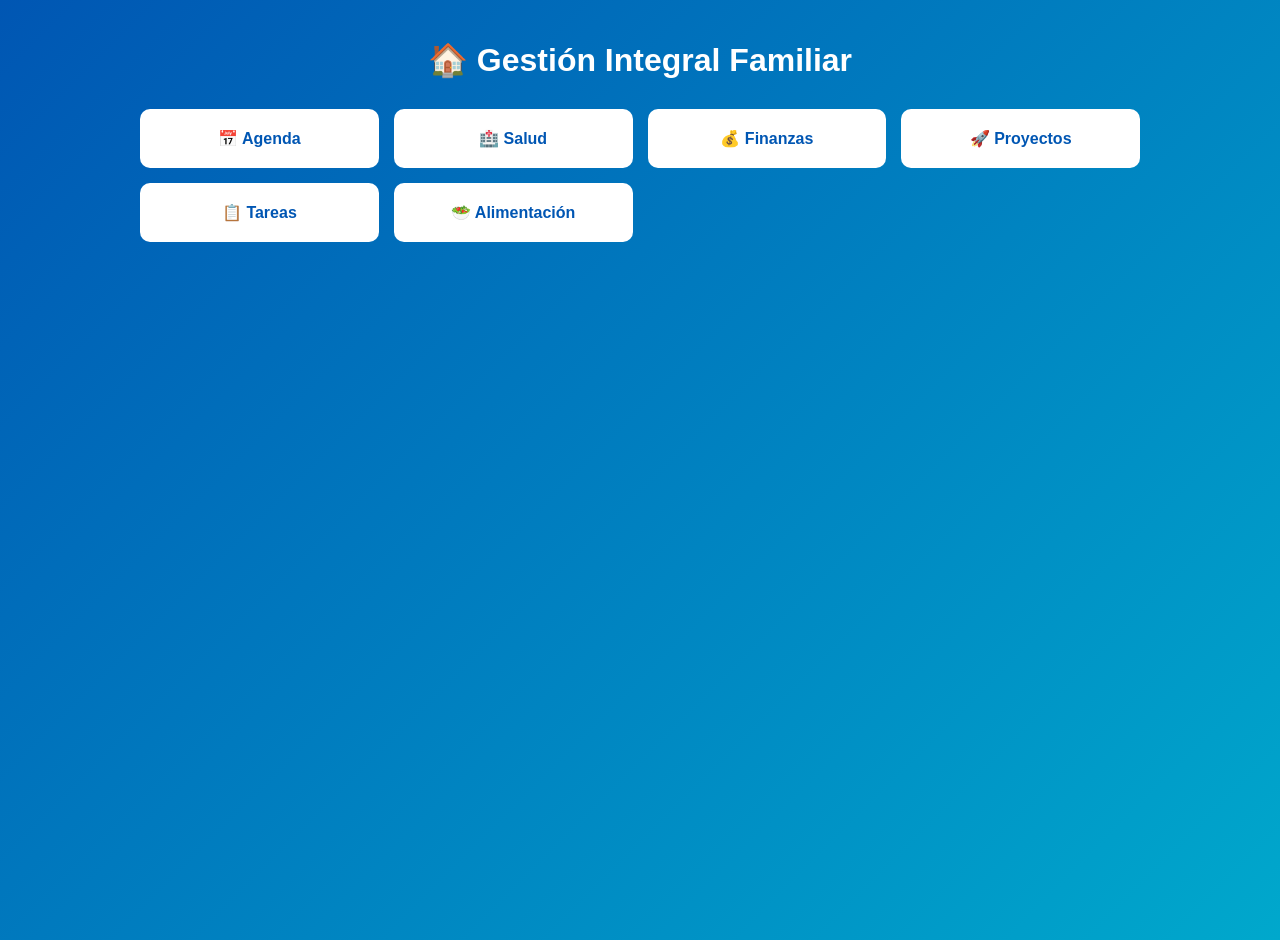
<file: index.html>
<!DOCTYPE html>
<html lang="es">
<head>
    <meta charset="UTF-8">
    <title>Dashboard Familiar</title>
    <link rel="stylesheet" href="style.css">
</head>
<body>
    <div class="container">
        <h1>🏠 Gestión Integral Familiar</h1>
        <div class="nav-grid">
            <a href="agenda.html" class="nav-card">📅 Agenda</a>
            <a href="salud.html" class="nav-card">🏥 Salud</a>
            <a href="finanzas.html" class="nav-card">💰 Finanzas</a>
            <a href="inversiones_emprendimientos.html" class="nav-card">🚀 Proyectos</a>
            <a href="tareas.html" class="nav-card">📋 Tareas</a>
            <a href="alimentacion.html" class="nav-card">🥗 Alimentación</a>
        </div>
    </div>
</body>
</html>
</file>
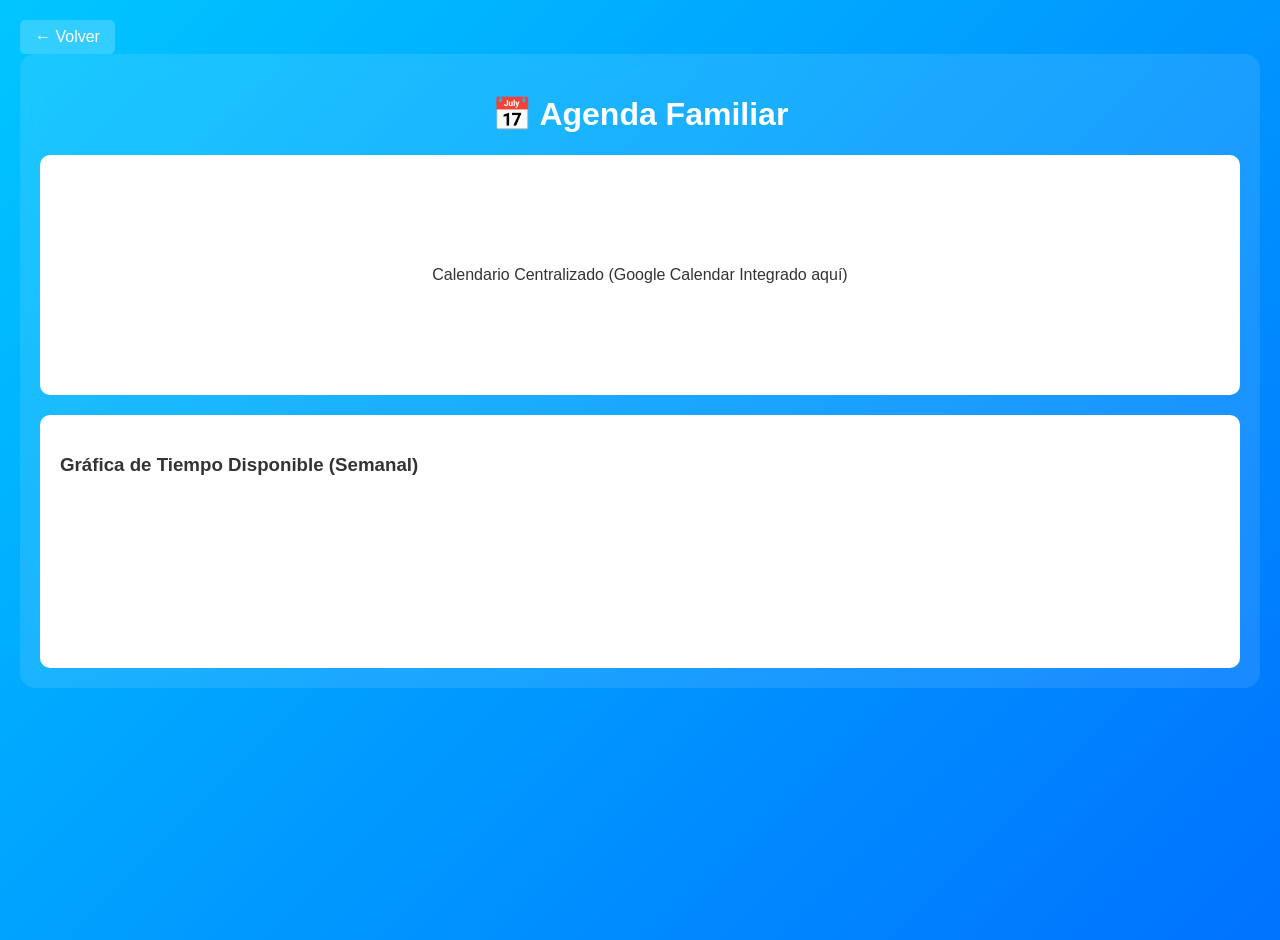
<file: agenda.html>
<!DOCTYPE html>
<html lang="es">
<head>
    <meta charset="UTF-8">
    <meta name="viewport" content="width=device-width, initial-scale=1.0">
    <title>Agenda Familiar Inteligente</title>
    <style>
        body { 
            font-family: 'Segoe UI', sans-serif; 
            background: linear-gradient(135deg, #00c6ff, #0072ff); 
            color: white; 
            margin: 0; 
            padding: 20px; 
            min-height: 100vh;
        }
        .container { background: rgba(255, 255, 255, 0.1); padding: 20px; border-radius: 15px; backdrop-filter: blur(10px); }
        h1 { text-align: center; }
        .calendar-placeholder { 
            background: white; color: #333; padding: 20px; border-radius: 10px; margin-top: 20px; 
            text-align: center; min-height: 200px; display: flex; align-items: center; justify-content: center;
        }
        .controls { display: flex; justify-content: space-around; margin-top: 20px; }
        .chart-box { background: white; color: #333; padding: 20px; border-radius: 10px; margin-top: 20px; }
        .back-btn { display: inline-block; background: rgba(255,255,255,0.2); color: white; padding: 8px 15px; text-decoration: none; border-radius: 5px; }
    </style>
</head>
<body>
    <a href="index.html" class="back-btn">← Volver</a>
    <div class="container">
        <h1>📅 Agenda Familiar</h1>
        <div class="calendar-placeholder">
            <!-- Aquí se incrustaría el Iframe de Google Calendar -->
            <p>Calendario Centralizado (Google Calendar Integrado aquí)</p>
        </div>
        <div class="chart-box">
            <h3>Gráfica de Tiempo Disponible (Semanal)</h3>
            <canvas id="timeChart"></canvas>
        </div>
    </div>
    <script src="agenda_data.js"></script>
</body>
</html>
</file>
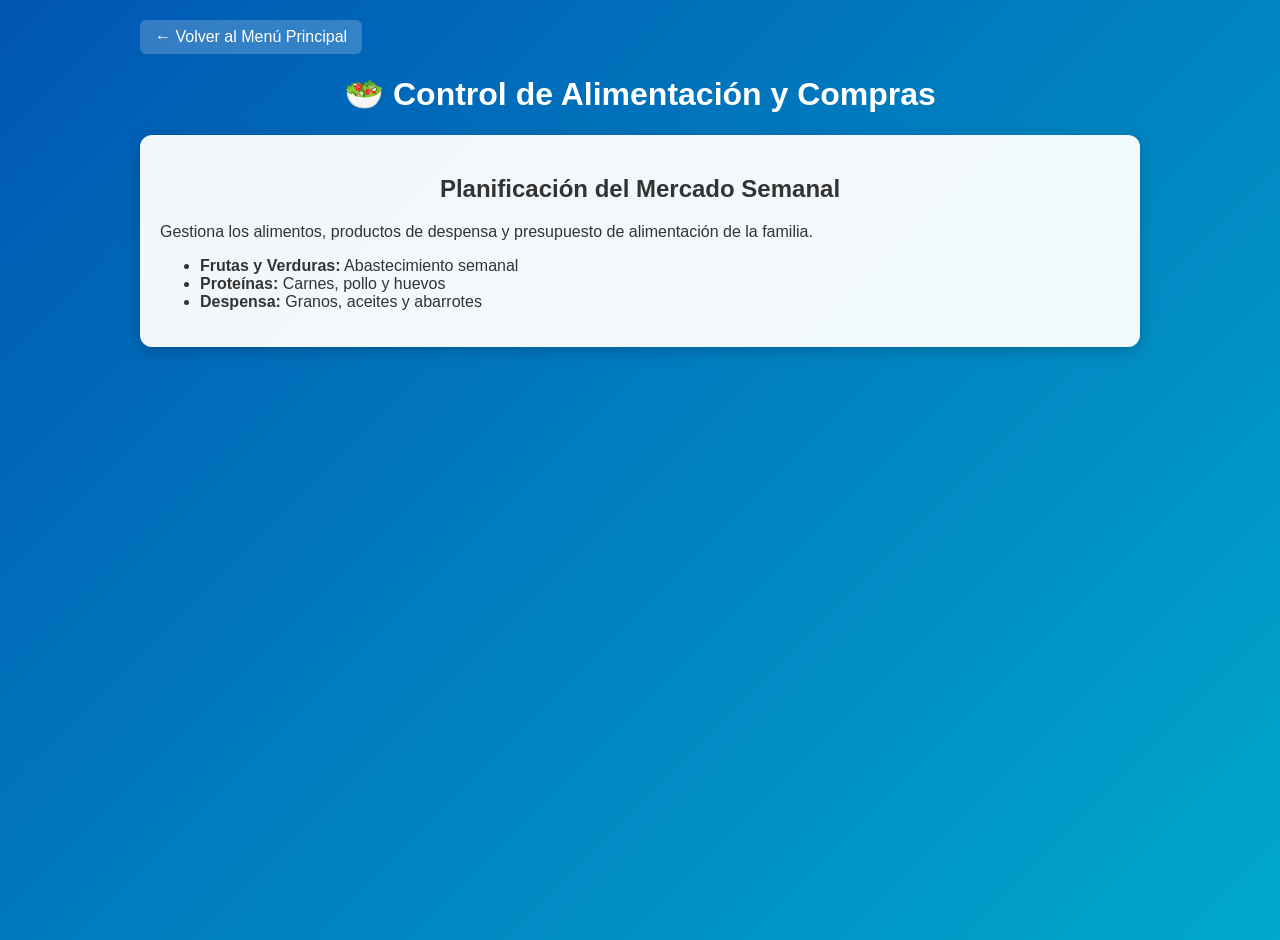
<file: alimentacion.html>
<!DOCTYPE html>
<html lang="es">
<head>
    <meta charset="UTF-8">
    <title>Control de Alimentación y Mercado</title>
    <link rel="stylesheet" href="style.css">
</head>
<body>
    <div class="container">
        <a href="index.html" class="back-btn">← Volver al Menú Principal</a>
        <h1>🥗 Control de Alimentación y Compras</h1>
        <div class="card">
            <h2>Planificación del Mercado Semanal</h2>
            <p>Gestiona los alimentos, productos de despensa y presupuesto de alimentación de la familia.</p>
            <ul>
                <li><strong>Frutas y Verduras:</strong> Abastecimiento semanal</li>
                <li><strong>Proteínas:</strong> Carnes, pollo y huevos</li>
                <li><strong>Despensa:</strong> Granos, aceites y abarrotes</li>
            </ul>
        </div>
    </div>
</body>
</html>
</file>
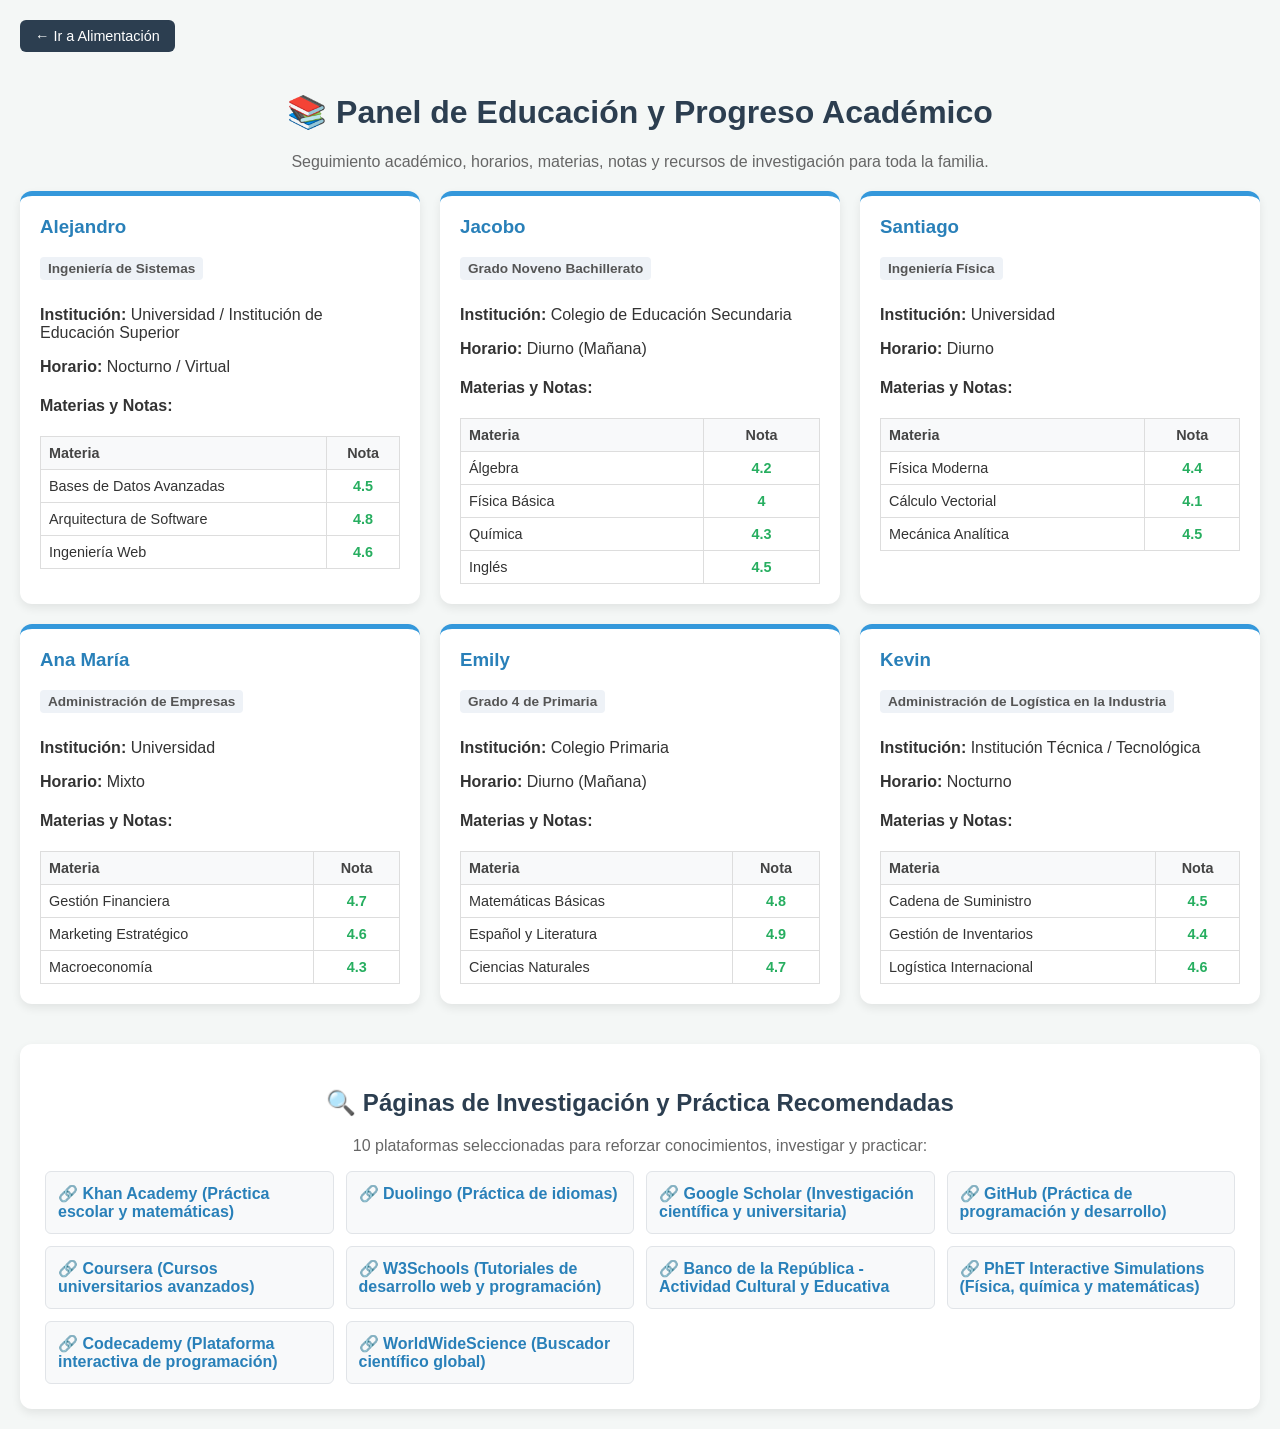
<file: educacion.html>
<!DOCTYPE html>
<html lang="es">
<head>
    <meta charset="UTF-8">
    <meta name="viewport" content="width=device-width, initial-scale=1.0">
    <title>Educación Familiar - Panel Académico</title>
    <style>
        body { font-family: Arial, sans-serif; background-color: #f4f7f6; margin: 0; padding: 20px; color: #333; }
        h1, h2 { color: #2c3e50; text-align: center; }
        .grid-container { display: grid; grid-template-columns: repeat(auto-fit, minmax(320px, 1fr)); gap: 20px; margin-top: 20px; }
        .card { background: white; padding: 20px; border-radius: 12px; box-shadow: 0 4px 10px rgba(0,0,0,0.08); border-top: 5px solid #3498db; }
        .card h3 { margin-top: 0; color: #2980b9; }
        .badge { background: #eef2f7; padding: 4px 8px; border-radius: 4px; font-size: 0.85em; font-weight: bold; color: #555; display: inline-block; margin-bottom: 10px; }
        table { width: 100%; border-collapse: collapse; margin-top: 10px; font-size: 0.9em; }
        th, td { border: 1px solid #ddd; padding: 8px; text-align: left; }
        th { background-color: #f8f9fa; color: #444; }
        .links-section { margin-top: 40px; background: white; padding: 25px; border-radius: 12px; box-shadow: 0 4px 10px rgba(0,0,0,0.08); }
        .links-grid { display: grid; grid-template-columns: repeat(auto-fit, minmax(250px, 1fr)); gap: 12px; margin-top: 15px; }
        .link-item { background: #f8f9fa; padding: 12px; border-radius: 6px; border: 1px solid #e1e4e8; text-decoration: none; color: #2980b9; display: block; font-weight: bold; transition: background 0.2s; }
        .link-item:hover { background: #e2e8f0; color: #1b4f72; }
        .back-btn { display: inline-block; margin-bottom: 20px; text-decoration: none; background: #2c3e50; color: white; padding: 8px 15px; border-radius: 6px; font-size: 0.9em; }
        .back-btn:hover { background: #1a252f; }
    </style>
</head>
<body>
    <a href="alimentacion.html" class="back-btn">← Ir a Alimentación</a>
    <h1>📚 Panel de Educación y Progreso Académico</h1>
    <p style="text-align: center; color: #666;">Seguimiento académico, horarios, materias, notas y recursos de investigación para toda la familia.</p>

    <div class="grid-container" id="estudiantes-container"></div>

    <div class="links-section">
        <h2>🔍 Páginas de Investigación y Práctica Recomendadas</h2>
        <p style="color: #666; text-align: center;">10 plataformas seleccionadas para reforzar conocimientos, investigar y practicar:</p>
        <div class="links-grid" id="links-container"></div>
    </div>

    <script src="educacion_data.js"></script>
    <script>
        // Renderizar estudiantes
        const container = document.getElementById('estudiantes-container');
        educacionData.forEach(est => {
            let materiasHtml = '';
            est.materias.forEach(mat => {
                materiasHtml += `<tr><td>${mat.nombre}</td><td style="text-align: center; font-weight: bold; color: #27ae60;">${mat.nota}</td></tr>`;
            });

            container.innerHTML += `
                <div class="card">
                    <h3>${est.nombre}</h3>
                    <div class="badge">${est.estudio}</div>
                    <p><strong>Institución:</strong> ${est.institucion}</p>
                    <p><strong>Horario:</strong> ${est.horario}</p>
                    <h4>Materias y Notas:</h4>
                    <table>
                        <thead>
                            <tr><th>Materia</th><th style="text-align: center;">Nota</th></tr>
                        </thead>
                        <tbody>
                            ${materiasHtml}
                        </tbody>
                    </table>
                </div>
            `;
        });

        // Renderizar enlaces de investigación
        const linksContainer = document.getElementById('links-container');
        paginasInvestigacion.forEach(link => {
            linksContainer.innerHTML += `
                <a href="${link.url}" target="_blank" class="link-item">🔗 ${link.nombre}</a>
            `;
        });
    </script>
</body>
</html>
</file>
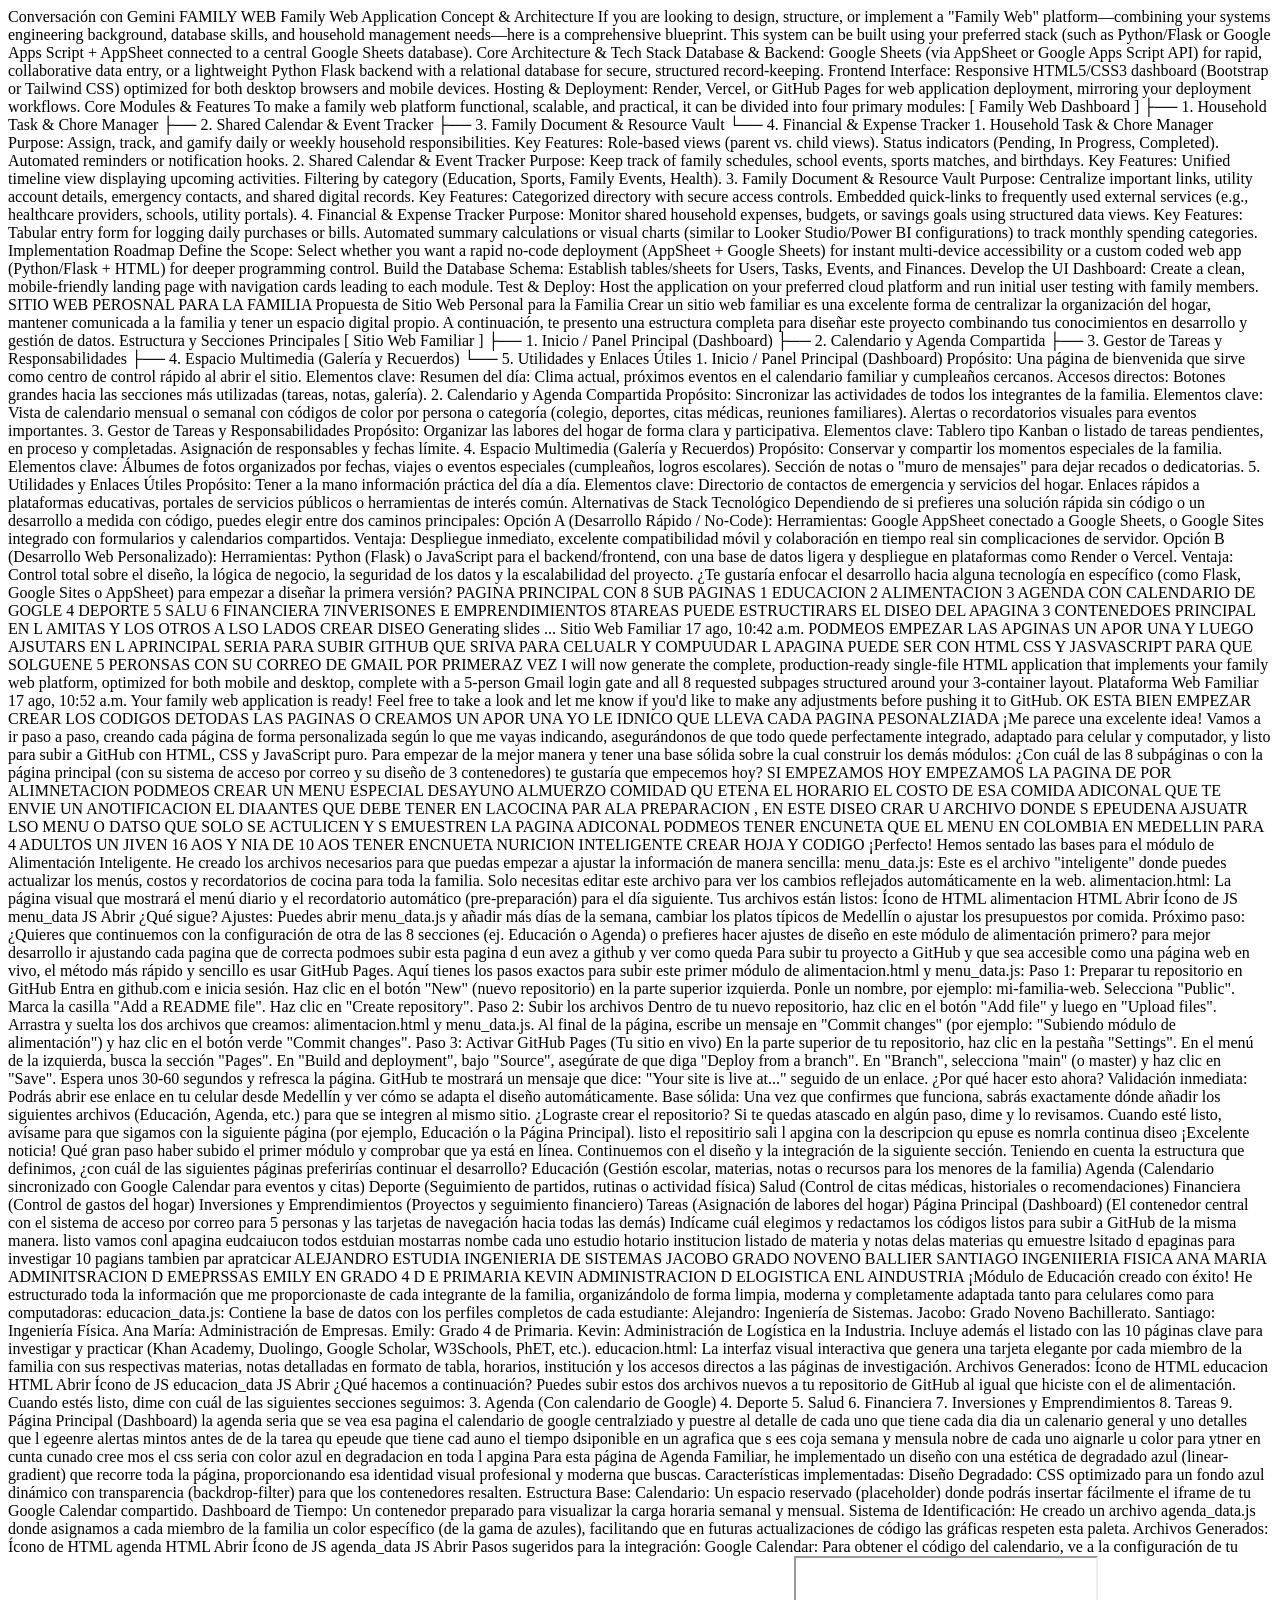
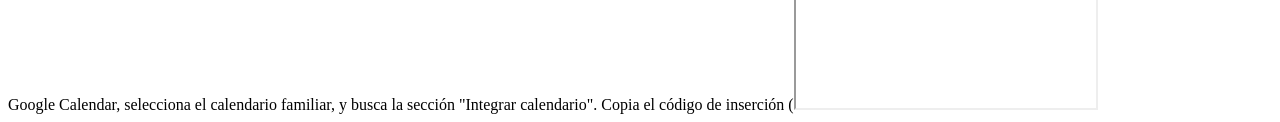
<file: inversiones_emprendimientos.html>
Conversación con Gemini
FAMILY WEB

Family Web Application Concept & Architecture
If you are looking to design, structure, or implement a "Family Web" platform—combining your systems engineering background, database skills, and household management needs—here is a comprehensive blueprint. This system can be built using your preferred stack (such as Python/Flask or Google Apps Script + AppSheet connected to a central Google Sheets database).

Core Architecture & Tech Stack
Database & Backend: Google Sheets (via AppSheet or Google Apps Script API) for rapid, collaborative data entry, or a lightweight Python Flask backend with a relational database for secure, structured record-keeping.

Frontend Interface: Responsive HTML5/CSS3 dashboard (Bootstrap or Tailwind CSS) optimized for both desktop browsers and mobile devices.

Hosting & Deployment: Render, Vercel, or GitHub Pages for web application deployment, mirroring your deployment workflows.

Core Modules & Features
To make a family web platform functional, scalable, and practical, it can be divided into four primary modules:

[ Family Web Dashboard ]
  ├── 1. Household Task & Chore Manager
  ├── 2. Shared Calendar & Event Tracker
  ├── 3. Family Document & Resource Vault
  └── 4. Financial & Expense Tracker
1. Household Task & Chore Manager
Purpose: Assign, track, and gamify daily or weekly household responsibilities.

Key Features:

Role-based views (parent vs. child views).

Status indicators (Pending, In Progress, Completed).

Automated reminders or notification hooks.

2. Shared Calendar & Event Tracker
Purpose: Keep track of family schedules, school events, sports matches, and birthdays.

Key Features:

Unified timeline view displaying upcoming activities.

Filtering by category (Education, Sports, Family Events, Health).

3. Family Document & Resource Vault
Purpose: Centralize important links, utility account details, emergency contacts, and shared digital records.

Key Features:

Categorized directory with secure access controls.

Embedded quick-links to frequently used external services (e.g., healthcare providers, schools, utility portals).

4. Financial & Expense Tracker
Purpose: Monitor shared household expenses, budgets, or savings goals using structured data views.

Key Features:

Tabular entry form for logging daily purchases or bills.

Automated summary calculations or visual charts (similar to Looker Studio/Power BI configurations) to track monthly spending categories.

Implementation Roadmap
Define the Scope: Select whether you want a rapid no-code deployment (AppSheet + Google Sheets) for instant multi-device accessibility or a custom coded web app (Python/Flask + HTML) for deeper programming control.

Build the Database Schema: Establish tables/sheets for Users, Tasks, Events, and Finances.

Develop the UI Dashboard: Create a clean, mobile-friendly landing page with navigation cards leading to each module.

Test & Deploy: Host the application on your preferred cloud platform and run initial user testing with family members.

SITIO WEB PEROSNAL PARA LA FAMILIA

Propuesta de Sitio Web Personal para la Familia
Crear un sitio web familiar es una excelente forma de centralizar la organización del hogar, mantener comunicada a la familia y tener un espacio digital propio. A continuación, te presento una estructura completa para diseñar este proyecto combinando tus conocimientos en desarrollo y gestión de datos.

Estructura y Secciones Principales
[ Sitio Web Familiar ]
  ├── 1. Inicio / Panel Principal (Dashboard)
  ├── 2. Calendario y Agenda Compartida
  ├── 3. Gestor de Tareas y Responsabilidades
  ├── 4. Espacio Multimedia (Galería y Recuerdos)
  └── 5. Utilidades y Enlaces Útiles
1. Inicio / Panel Principal (Dashboard)
Propósito: Una página de bienvenida que sirve como centro de control rápido al abrir el sitio.

Elementos clave:

Resumen del día: Clima actual, próximos eventos en el calendario familiar y cumpleaños cercanos.

Accesos directos: Botones grandes hacia las secciones más utilizadas (tareas, notas, galería).

2. Calendario y Agenda Compartida
Propósito: Sincronizar las actividades de todos los integrantes de la familia.

Elementos clave:

Vista de calendario mensual o semanal con códigos de color por persona o categoría (colegio, deportes, citas médicas, reuniones familiares).

Alertas o recordatorios visuales para eventos importantes.

3. Gestor de Tareas y Responsabilidades
Propósito: Organizar las labores del hogar de forma clara y participativa.

Elementos clave:

Tablero tipo Kanban o listado de tareas pendientes, en proceso y completadas.

Asignación de responsables y fechas límite.

4. Espacio Multimedia (Galería y Recuerdos)
Propósito: Conservar y compartir los momentos especiales de la familia.

Elementos clave:

Álbumes de fotos organizados por fechas, viajes o eventos especiales (cumpleaños, logros escolares).

Sección de notas o "muro de mensajes" para dejar recados o dedicatorias.

5. Utilidades y Enlaces Útiles
Propósito: Tener a la mano información práctica del día a día.

Elementos clave:

Directorio de contactos de emergencia y servicios del hogar.

Enlaces rápidos a plataformas educativas, portales de servicios públicos o herramientas de interés común.

Alternativas de Stack Tecnológico
Dependiendo de si prefieres una solución rápida sin código o un desarrollo a medida con código, puedes elegir entre dos caminos principales:

Opción A (Desarrollo Rápido / No-Code):

Herramientas: Google AppSheet conectado a Google Sheets, o Google Sites integrado con formularios y calendarios compartidos.

Ventaja: Despliegue inmediato, excelente compatibilidad móvil y colaboración en tiempo real sin complicaciones de servidor.

Opción B (Desarrollo Web Personalizado):

Herramientas: Python (Flask) o JavaScript para el backend/frontend, con una base de datos ligera y despliegue en plataformas como Render o Vercel.

Ventaja: Control total sobre el diseño, la lógica de negocio, la seguridad de los datos y la escalabilidad del proyecto.

¿Te gustaría enfocar el desarrollo hacia alguna tecnología en específico (como Flask, Google Sites o AppSheet) para empezar a diseñar la primera versión?

PAGINA PRINCIPAL CON 8 SUB PAGINAS 1 EDUCACION 2 ALIMENTACION 3 AGENDA CON CALENDARIO DE GOGLE 4 DEPORTE 5 SALU 6 FINANCIERA 7INVERISONES E EMPRENDIMIENTOS 8TAREAS PUEDE ESTRUCTIRARS EL DISEO DEL APAGINA 3 CONTENEDOES PRINCIPAL EN L AMITAS Y LOS OTROS A LSO LADOS CREAR DISEO

Generating slides ...

Sitio Web Familiar
17 ago, 10:42 a.m.
PODMEOS EMPEZAR LAS APGINAS UN APOR UNA Y LUEGO AJSUTARS EN L APRINCIPAL SERIA PARA SUBIR GITHUB QUE SRIVA PARA CELUALR Y COMPUUDAR L APAGINA PUEDE SER CON HTML CSS Y JASVASCRIPT PARA QUE SOLGUENE 5 PERONSAS CON SU CORREO DE GMAIL POR PRIMERAZ VEZ

I will now generate the complete, production-ready single-file HTML application that implements your family web platform, optimized for both mobile and desktop, complete with a 5-person Gmail login gate and all 8 requested subpages structured around your 3-container layout.

Plataforma Web Familiar
17 ago, 10:52 a.m.
Your family web application is ready! Feel free to take a look and let me know if you'd like to make any adjustments before pushing it to GitHub.

OK ESTA BIEN EMPEZAR CREAR LOS CODIGOS DETODAS LAS PAGINAS O CREAMOS UN APOR UNA YO LE IDNICO QUE LLEVA CADA PAGINA PESONALZIADA

¡Me parece una excelente idea! Vamos a ir paso a paso, creando cada página de forma personalizada según lo que me vayas indicando, asegurándonos de que todo quede perfectamente integrado, adaptado para celular y computador, y listo para subir a GitHub con HTML, CSS y JavaScript puro.

Para empezar de la mejor manera y tener una base sólida sobre la cual construir los demás módulos:

¿Con cuál de las 8 subpáginas o con la página principal (con su sistema de acceso por correo y su diseño de 3 contenedores) te gustaría que empecemos hoy?

SI EMPEZAMOS HOY EMPEZAMOS LA PAGINA DE POR ALIMNETACION PODMEOS CREAR UN MENU ESPECIAL DESAYUNO ALMUERZO COMIDAD QU ETENA EL HORARIO EL COSTO DE ESA COMIDA ADICONAL QUE TE ENVIE UN ANOTIFICACION EL DIAANTES QUE DEBE TENER EN LACOCINA PAR ALA PREPARACION , EN ESTE DISEO CRAR U ARCHIVO DONDE S EPEUDENA AJSUATR LSO MENU O DATSO QUE SOLO SE ACTULICEN Y S EMUESTREN LA PAGINA ADICONAL PODMEOS TENER ENCUNETA QUE EL MENU EN COLOMBIA EN MEDELLIN PARA 4 ADULTOS UN JIVEN 16 AOS Y NIA DE 10 AOS TENER ENCNUETA NURICION INTELIGENTE CREAR HOJA Y CODIGO

¡Perfecto! Hemos sentado las bases para el módulo de Alimentación Inteligente.

He creado los archivos necesarios para que puedas empezar a ajustar la información de manera sencilla:

menu_data.js: Este es el archivo "inteligente" donde puedes actualizar los menús, costos y recordatorios de cocina para toda la familia. Solo necesitas editar este archivo para ver los cambios reflejados automáticamente en la web.

alimentacion.html: La página visual que mostrará el menú diario y el recordatorio automático (pre-preparación) para el día siguiente.

Tus archivos están listos:

Ícono de HTML
alimentacion
 HTML 
Abrir
Ícono de JS
menu_data
 JS 
Abrir
¿Qué sigue?
Ajustes: Puedes abrir menu_data.js y añadir más días de la semana, cambiar los platos típicos de Medellín o ajustar los presupuestos por comida.

Próximo paso: ¿Quieres que continuemos con la configuración de otra de las 8 secciones (ej. Educación o Agenda) o prefieres hacer ajustes de diseño en este módulo de alimentación primero?

para mejor desarrollo ir ajustando cada pagina que de correcta podmoes subir esta pagina d eun avez a github y ver como queda

Para subir tu proyecto a GitHub y que sea accesible como una página web en vivo, el método más rápido y sencillo es usar GitHub Pages.

Aquí tienes los pasos exactos para subir este primer módulo de alimentacion.html y menu_data.js:

Paso 1: Preparar tu repositorio en GitHub
Entra en github.com e inicia sesión.

Haz clic en el botón "New" (nuevo repositorio) en la parte superior izquierda.

Ponle un nombre, por ejemplo: mi-familia-web.

Selecciona "Public".

Marca la casilla "Add a README file".

Haz clic en "Create repository".

Paso 2: Subir los archivos
Dentro de tu nuevo repositorio, haz clic en el botón "Add file" y luego en "Upload files".

Arrastra y suelta los dos archivos que creamos: alimentacion.html y menu_data.js.

Al final de la página, escribe un mensaje en "Commit changes" (por ejemplo: "Subiendo módulo de alimentación") y haz clic en el botón verde "Commit changes".

Paso 3: Activar GitHub Pages (Tu sitio en vivo)
En la parte superior de tu repositorio, haz clic en la pestaña "Settings".

En el menú de la izquierda, busca la sección "Pages".

En "Build and deployment", bajo "Source", asegúrate de que diga "Deploy from a branch".

En "Branch", selecciona "main" (o master) y haz clic en "Save".

Espera unos 30-60 segundos y refresca la página. GitHub te mostrará un mensaje que dice: "Your site is live at..." seguido de un enlace.

¿Por qué hacer esto ahora?
Validación inmediata: Podrás abrir ese enlace en tu celular desde Medellín y ver cómo se adapta el diseño automáticamente.

Base sólida: Una vez que confirmes que funciona, sabrás exactamente dónde añadir los siguientes archivos (Educación, Agenda, etc.) para que se integren al mismo sitio.

¿Lograste crear el repositorio? Si te quedas atascado en algún paso, dime y lo revisamos. Cuando esté listo, avísame para que sigamos con la siguiente página (por ejemplo, Educación o la Página Principal).

listo el repositirio sali l apgina con la descripcion qu epuse es nomrla continua diseo

¡Excelente noticia! Qué gran paso haber subido el primer módulo y comprobar que ya está en línea.

Continuemos con el diseño y la integración de la siguiente sección. Teniendo en cuenta la estructura que definimos, ¿con cuál de las siguientes páginas preferirías continuar el desarrollo?

Educación (Gestión escolar, materias, notas o recursos para los menores de la familia)

Agenda (Calendario sincronizado con Google Calendar para eventos y citas)

Deporte (Seguimiento de partidos, rutinas o actividad física)

Salud (Control de citas médicas, historiales o recomendaciones)

Financiera (Control de gastos del hogar)

Inversiones y Emprendimientos (Proyectos y seguimiento financiero)

Tareas (Asignación de labores del hogar)

Página Principal (Dashboard) (El contenedor central con el sistema de acceso por correo para 5 personas y las tarjetas de navegación hacia todas las demás)

Indícame cuál elegimos y redactamos los códigos listos para subir a GitHub de la misma manera.

listo vamos conl apagina eudcaiucon todos estduian mostarras nombe cada uno estudio hotario institucion listado de materia y notas delas materias qu emuestre lsitado d epaginas para investigar 10 pagians tambien par apratcicar ALEJANDRO ESTUDIA INGENIERIA DE SISTEMAS JACOBO GRADO NOVENO BALLIER SANTIAGO INGENIIERIA FISICA ANA MARIA ADMINITSRACION D EMEPRSSAS EMILY EN GRADO 4 D E PRIMARIA KEVIN ADMINISTRACION D ELOGISTICA ENL AINDUSTRIA

¡Módulo de Educación creado con éxito!

He estructurado toda la información que me proporcionaste de cada integrante de la familia, organizándolo de forma limpia, moderna y completamente adaptada tanto para celulares como para computadoras:

educacion_data.js: Contiene la base de datos con los perfiles completos de cada estudiante:

Alejandro: Ingeniería de Sistemas.

Jacobo: Grado Noveno Bachillerato.

Santiago: Ingeniería Física.

Ana María: Administración de Empresas.

Emily: Grado 4 de Primaria.

Kevin: Administración de Logística en la Industria.

Incluye además el listado con las 10 páginas clave para investigar y practicar (Khan Academy, Duolingo, Google Scholar, W3Schools, PhET, etc.).

educacion.html: La interfaz visual interactiva que genera una tarjeta elegante por cada miembro de la familia con sus respectivas materias, notas detalladas en formato de tabla, horarios, institución y los accesos directos a las páginas de investigación.

Archivos Generados:
Ícono de HTML
educacion
 HTML 
Abrir
Ícono de JS
educacion_data
 JS 
Abrir
¿Qué hacemos a continuación?
Puedes subir estos dos archivos nuevos a tu repositorio de GitHub al igual que hiciste con el de alimentación. Cuando estés listo, dime con cuál de las siguientes secciones seguimos:
3. Agenda (Con calendario de Google)
4. Deporte
5. Salud
6. Financiera
7. Inversiones y Emprendimientos
8. Tareas
9. Página Principal (Dashboard)

la agenda seria que se vea esa pagina el calendario de google centralziado y puestre al detalle de cada uno que tiene cada dia dia un calenario general y uno detalles que l egeenre alertas mintos antes de de la tarea qu epeude que tiene cad auno el tiempo dsiponible en un agrafica que s ees coja semana y mensula nobre de cada uno aignarle u color para ytner en cunta cunado cree mos el css seria con color azul en degradacion en toda l apgina

Para esta página de Agenda Familiar, he implementado un diseño con una estética de degradado azul (linear-gradient) que recorre toda la página, proporcionando esa identidad visual profesional y moderna que buscas.

Características implementadas:
Diseño Degradado: CSS optimizado para un fondo azul dinámico con transparencia (backdrop-filter) para que los contenedores resalten.

Estructura Base:

Calendario: Un espacio reservado (placeholder) donde podrás insertar fácilmente el iframe de tu Google Calendar compartido.

Dashboard de Tiempo: Un contenedor preparado para visualizar la carga horaria semanal y mensual.

Sistema de Identificación: He creado un archivo agenda_data.js donde asignamos a cada miembro de la familia un color específico (de la gama de azules), facilitando que en futuras actualizaciones de código las gráficas respeten esta paleta.

Archivos Generados:
Ícono de HTML
agenda
 HTML 
Abrir
Ícono de JS
agenda_data
 JS 
Abrir
Pasos sugeridos para la integración:
Google Calendar: Para obtener el código del calendario, ve a la configuración de tu Google Calendar, selecciona el calendario familiar, y busca la sección "Integrar calendario". Copia el código de inserción (<iframe>) y reemplaza el texto dentro del div con la clase calendar-placeholder en agenda.html.

Alertas: La lógica de alertas se puede implementar fácilmente usando la API de notificaciones del navegador (Notification API) en el archivo agenda_data.js una vez que conectes los datos reales.

¿Te gustaría que trabajemos ahora en la página de Salud o prefieres pasar a la Financiera?

esta parte dejarlo para mas adelante ajsutar el detalle Pasos sugeridos para la integración:

Google Calendar: Para obtener el código del calendario, ve a la configuración de tu Google Calendar, selecciona el calendario familiar, y busca la sección "Integrar calendario". Copia el código de inserción (<iframe>) y reemplaza el texto dentro del div con la clase calendar-placeholder en agenda.html.

Alertas: La lógica de alertas se puede implementar fácilmente usando la API de notificaciones del navegador (Notification API) en el archivo agenda_data.js una vez que conectes los datos reales. recordarlo ahora vamos con la salud pagina la smismsa perosnas dibvidir sistema del cuerpo y poner paginas de salud para invetsigra tratamineto mostra citas proximas estado de salud de cada un a imagne qu e muestre que afectasione tiene cada segun su sitema mostrar tips de slaud que coecten auna m pagina d etips de salud segun l a edad

He creado con éxito la página de Salud Familiar manteniendo el diseño de degradado azul característico del proyecto, optimizado tanto para dispositivos móviles como para computadoras.

Características implementadas en el Módulo de Salud:
Perfiles de los 6 Integrantes: Se integraron Alejandro, Jacobo, Santiago, Ana María, Emily y Kevin con sus respectivas edades.

Sistemas del Cuerpo e Imagen: Cada perfil incluye una imagen representativa del sistema del cuerpo bajo enfoque médico/clínico y el estado actual de salud.

Próximas Citas: Registro visual de la cita médica o control pendiente más cercano.

Tips de Salud por Edad: Cada miembro cuenta con un enlace directo a fuentes oficiales y guías de bienestar (como la OMS o CDC) adaptadas a su rango de edad.

Investigación Médica: Se añadieron accesos directos a plataformas de confianza (como MedlinePlus y Mayo Clinic) para investigar tratamientos.

Archivos Generados:
Ícono de HTML
salud
 HTML 
Abrir
Ícono de JS
salud_data
 JS 
Abrir
seguimos finaciera las mismas perosnas que muestre sus inversiones links d einvesriones y bolsa d evalores d ecolombia meustre patrimonio d el afalmilia ingresos gasto salud arriendo y alimnetacion crear un archivo donde se actulice y actulice l apgina genera u grafico resumne generarl y ganacias de inversion y prioyeccion y gastso d ep futuras pra a palanera y ahorra crear pagina

He creado el Panel Financiero Familiar solicitado, incluyendo la gestión de activos, el control de gastos y la integración de enlaces de inversión en Colombia.

Detalles de la Implementación Financiera:
Estructura de Datos (finanzas_data.js y finanzas_familia.csv): He configurado un archivo CSV que actúa como base de datos centralizada. El archivo finanzas_data.js carga esta información para alimentar los componentes visuales de la página.

Visualización Gráfica:

Gráfico de Inversiones: Visualiza el portafolio actual de cada miembro de la familia (Alejandro, Jacobo, Santiago, Ana María, Emily y Kevin).

Gráfico de Gastos: Un gráfico de pastel que desglosa el presupuesto mensual (Arriendo, Alimentación, Salud y Otros).

Enlaces de Inversión: Se integraron accesos directos a la Bolsa de Valores de Colombia (bvc), y plataformas de inversión populares en el país como Trii y Tyba.

Proyecciones: El sistema está diseñado para leer las variables de ingresos y gastos, permitiendo calcular el excedente mensual para ahorro y planificación futura.

Los archivos generados son:

finanzas.html: Interfaz visual con los gráficos.

Ícono de HTML
finanzas
 HTML 
Abrir
finanzas_data.js: Motor de datos para los gráficos.

Ícono de JS
finanzas_data
 JS 
Abrir
finanzas_familia.csv: Archivo de respaldo para la actualización de datos.

Ícono de CSV
finanzas_familia
 CSV 
Abrir
Nota de uso: Para actualizar las cifras, simplemente edita los valores en el archivo finanzas_familia.csv y recarga la página. En una etapa futura, podemos conectar esta página directamente a una API de mercado financiero para actualizar los valores de las inversiones en tiempo real.

seguimos con l apagina imnversions emprendeiminetos y inversiones

He creado con éxito la página de Inversiones y Emprendimientos manteniendo la línea estética de degradado azul que unifica todo el sitio web familiar, estructurada para funcionar tanto en computadoras como en dispositivos móviles.

Características implementadas en este módulo:
Emprendimientos Familiares: Tarjetas interactivas detallando proyectos liderados en la familia (como la App Web de Gestión de Datos de Alejandro, el proyecto de comercio y logística de Kevin, y la consultoría de Ana María), incluyendo inversión inicial, estado de desarrollo y rentabilidad estimada.

Portafolio de Inversión: Una tabla resumen centralizada con los activos de la familia (Acciones BVC, Fondos Colectivos y Criptoactivos/Tecnología) clasificados por su nivel de riesgo.

Enlaces y Recursos: Accesos directos a plataformas útiles de desarrollo y herramientas de gestión financiera.

Archivos Generados:
inversiones_emprendimientos.html (Interfaz visual) 
Ícono de HTML
inversiones_emprendimientos
 HTML 
Abrir

inversiones_emprendimientos_data.js (Base de datos editable) 
Ícono de JS
inversiones_emprendimientos_data
 JS 
Abrir




Gemini es una IA y puede cometer errores.

El menú de 1Password está disponible. Pulsa la fecha hacia abajo para seleccionar.Analizando

<!DOCTYPE html>
<html lang="es">
<head>
    <meta charset="UTF-8">
    <meta name="viewport" content="width=device-width, initial-scale=1.0">
    <title>Inversiones y Emprendimientos Familiares</title>
    <style>
        body { 
            font-family: 'Segoe UI', Tahoma, Geneva, Verdana, sans-serif; 
            background: linear-gradient(135deg, #004080, #0073e6); 
            color: #fff; 
            margin: 0; 
            padding: 20px; 
            min-height: 100vh;
        }
        .container { max-width: 1200px; margin: 0 auto; }
        h1, h2 { text-align: center; }
        .grid { display: grid; grid-template-columns: repeat(auto-fit, minmax(350px, 1fr)); gap: 20px; margin-top: 20px; }
        .card { 
            background: rgba(255, 255, 255, 0.95); 
            color: #333; 
            border-radius: 12px; 
            padding: 20px; 
            box-shadow: 0 4px 15px rgba(0,0,0,0.2); 
        }
        .badge { background: #e3f2fd; color: #0d47a1; padding: 4px 8px; border-radius: 6px; font-weight: bold; font-size: 0.85em; display: inline-block; margin-bottom: 8px; }
        .back-btn { display: inline-block; background: rgba(255,255,255,0.2); color: white; padding: 8px 15px; text-decoration: none; border-radius: 6px; margin-bottom: 20px; }
        .back-btn:hover { background: rgba(255,255,255,0.4); }
        table { width: 100%; border-collapse: collapse; margin-top: 10px; font-size: 0.9em; }
        th, td { border: 1px solid #ddd; padding: 8px; text-align: left; color: #333; }
        th { background-color: #f0f4f8; }
        .link-btn { display: inline-block; margin-top: 10px; background: #0056b3; color: white; padding: 6px 12px; border-radius: 6px; text-decoration: none; font-size: 0.9em; }
        .link-btn:hover { background: #004080; }
    </style>
</head>
<body>
    <div class="container">
        <a href="index.html" class="back-btn">← Volver al Menú Principal</a>
        <h1>🚀 Panel de Inversiones y Emprendimientos</h1>
        <p style="text-align: center;">Seguimiento de proyectos de negocio familiares, iniciativas tecnológicas y portafolio de inversión diversificado.</p>

        <h2>💡 Emprendimientos en Curso</h2>
        <div class="grid" id="emprendimientos-container"></div>

        <div class="card" style="margin-top: 30px;">
            <h2>📊 Portafolio de Inversión Familiar</h2>
            <table>
                <thead>
                    <tr><th>Activo / Fondo</th><th>Monto Invertido (COP)</th><th>Nivel de Riesgo</th></tr>
                </thead>
                <tbody id="inversiones-table"></tbody>
            </table>
        </div>
    </div>

    <script src="inversiones_emprendimientos_data.js"></script>
    <script>
        const empContainer = document.getElementById('emprendimientos-container');
        proyectosEmprendimiento.forEach(e => {
            empContainer.innerHTML += `
                <div class="card">
                    <h3>${e.nombre}</h3>
                    <div class="badge">Líder: ${e.responsable} (${e.tipo})</div>
                    <p><strong>Estado:</strong> ${e.estado}</p>
                    <p><strong>Inversión Inicial:</strong> $${e.inversionInicial.toLocaleString()} COP</p>
                    <p><strong>Rentabilidad Estimada:</strong> ${e.rentabilidadEstimada}</p>
                    <a href="${e.linkRecursos}" target="_blank" class="link-btn">🔗 Ver Recursos / Plataforma</a>
                </div>
            `;
        });

        const invTable = document.getElementById('inversiones-table');
        portafolioInversiones.forEach(i => {
            invTable.innerHTML += `
                <tr>
                    <td>${i.activo || i.amigo}</td>
                    <td>$${i.monto.toLocaleString()} COP</td>
                    <td><span class="badge">${i.riesgo}</span></td>
                </tr>
            `;
        });
    </script>
</body>
</html>
</file>
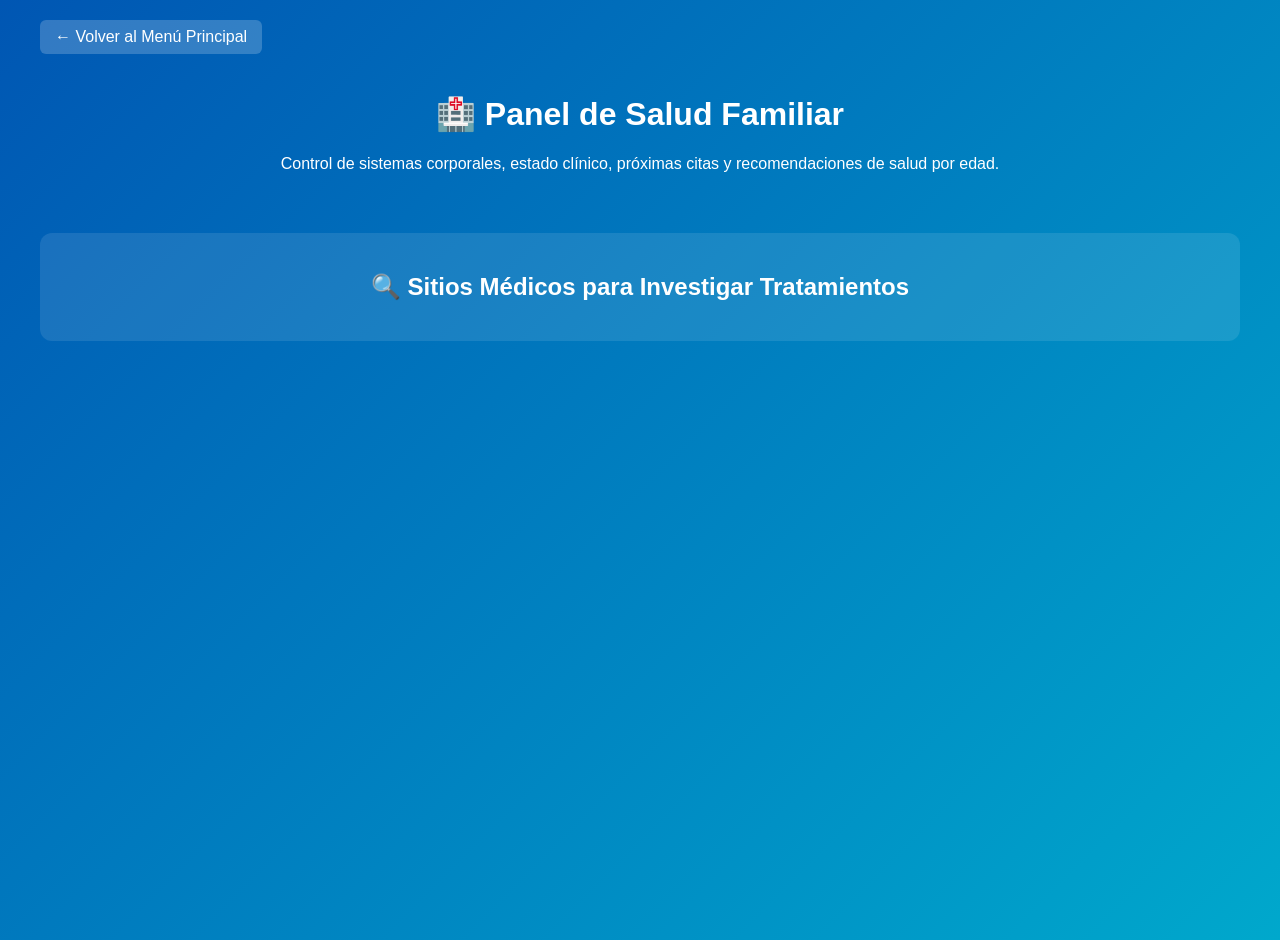
<file: salud.html>
<!DOCTYPE html>
<html lang="es">
<head>
    <meta charset="UTF-8">
    <meta name="viewport" content="width=device-width, initial-scale=1.0">
    <title>Panel de Salud Familiar</title>
    <style>
        body { 
            font-family: 'Segoe UI', Tahoma, Geneva, Verdana, sans-serif; 
            background: linear-gradient(135deg, #0056b3, #00a8cc); 
            color: #fff; 
            margin: 0; 
            padding: 20px; 
            min-height: 100vh;
        }
        .container { max-width: 1200px; margin: 0 auto; }
        h1, h2 { text-align: center; }
        .grid { display: grid; grid-template-columns: repeat(auto-fit, minmax(320px, 1fr)); gap: 20px; margin-top: 20px; }
        .card { 
            background: rgba(255, 255, 255, 0.95); 
            color: #333; 
            border-radius: 12px; 
            padding: 20px; 
            box-shadow: 0 4px 15px rgba(0,0,0,0.2); 
            display: flex; 
            flex-direction: column; 
            justify-content: space-between;
        }
        .card img { width: 100%; height: 160px; object-fit: cover; border-radius: 8px; margin-bottom: 12px; }
        .badge { background: #e3f2fd; color: #0d47a1; padding: 4px 8px; border-radius: 6px; font-weight: bold; font-size: 0.9em; display: inline-block; margin-bottom: 8px; }
        .back-btn { display: inline-block; background: rgba(255,255,255,0.2); color: white; padding: 8px 15px; text-decoration: none; border-radius: 6px; margin-bottom: 20px; }
        .back-btn:hover { background: rgba(255,255,255,0.4); }
        .links-section { background: rgba(255, 255, 255, 0.1); padding: 20px; border-radius: 12px; margin-top: 40px; }
        .links-grid { display: flex; gap: 15px; justify-content: center; flex-wrap: wrap; margin-top: 15px; }
        .link-btn { background: white; color: #0056b3; padding: 10px 20px; border-radius: 8px; text-decoration: none; font-weight: bold; }
        .link-btn:hover { background: #f0f0f0; }
        .tip-link { color: #0277bd; font-weight: bold; text-decoration: underline; display: inline-block; margin-top: 10px; }
    </style>
</head>
<body>
    <div class="container">
        <a href="index.html" class="back-btn">← Volver al Menú Principal</a>
        <h1>🏥 Panel de Salud Familiar</h1>
        <p style="text-align: center;">Control de sistemas corporales, estado clínico, próximas citas y recomendaciones de salud por edad.</p>

        <div class="grid" id="salud-container"></div>

        <div class="links-section">
            <h2>🔍 Sitios Médicos para Investigar Tratamientos</h2>
            <div class="links-grid" id="research-links"></div>
        </div>
    </div>

    <script src="salud_data.js"></script>
    <script>
        const container = document.getElementById('salud-container');
        saludData.forEach(p => {
            container.innerHTML += `
                <div class="card">
                    <div>
                        <img src="${p.imagenSistema}" alt="Sistema corporal">
                        <h3>${p.nombre} (${p.edad} años)</h3>
                        <div class="badge">Sistema: ${p.sistemaAfectado}</div>
                        <p><strong>Estado:</strong> ${p.estado}</p>
                        <p><strong>Próxima Cita:</strong> ${p.proximaCita}</p>
                    </div>
                    <div>
                        <a href="${p.linkTips}" target="_blank" class="tip-link">💡 Ver Tips de Salud (Edad ${p.edad})</a>
                    </div>
                </div>
            `;
        });

        const researchContainer = document.getElementById('research-links');
        paginasInvestigacionSalud.forEach(l => {
            researchContainer.innerHTML += `<a href="${l.url}" target="_blank" class="link-btn">🔗 ${l.nombre}</a>`;
        });
    </script>
</body>
</html>
</file>
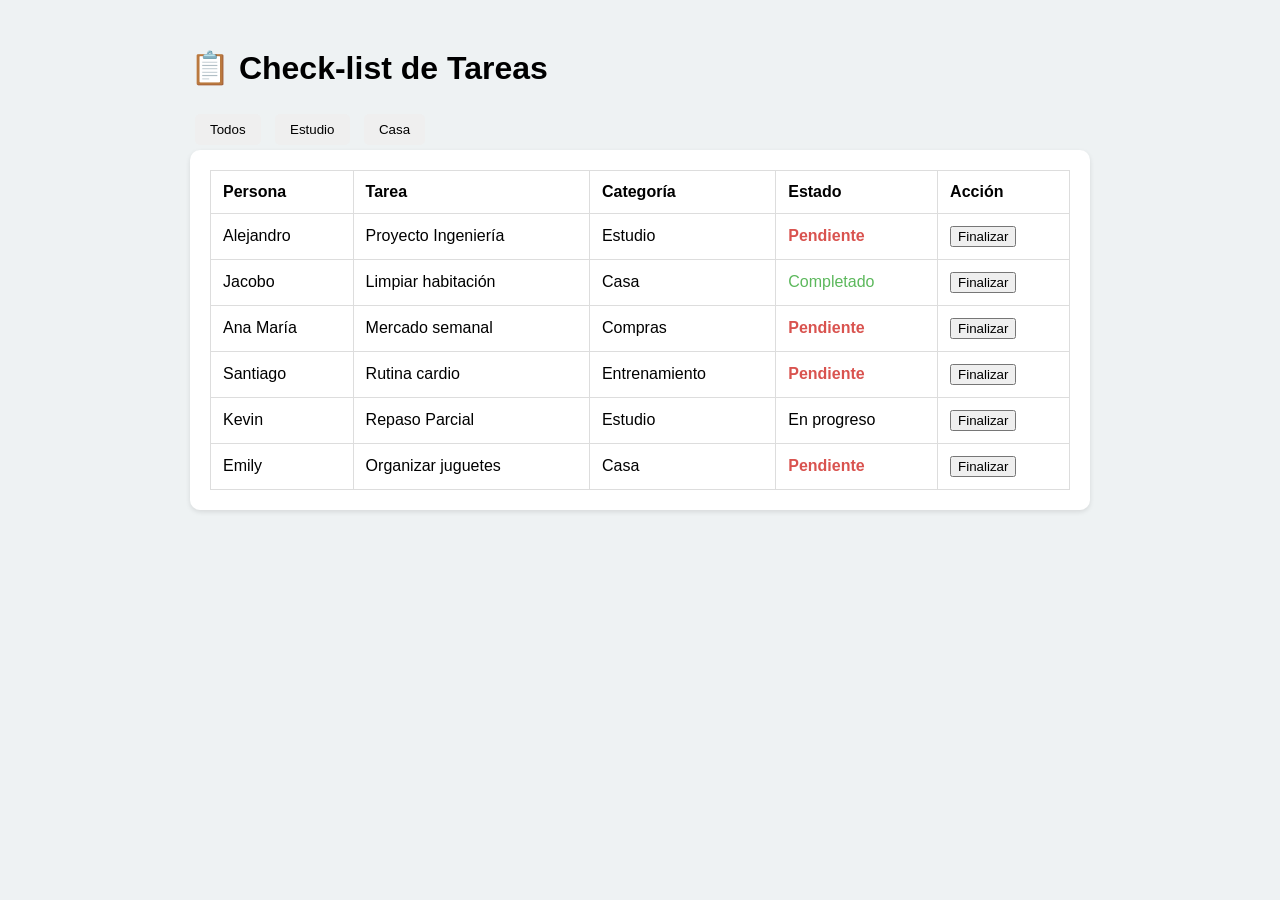
<file: tareas.html>
<!DOCTYPE html>
<html lang="es">
<head>
    <meta charset="UTF-8">
    <title>Gestor de Tareas Familiares</title>
    <style>
        body { font-family: sans-serif; background: #eef2f3; padding: 20px; }
        .container { max-width: 900px; margin: auto; }
        .card { background: white; padding: 20px; border-radius: 10px; box-shadow: 0 2px 5px rgba(0,0,0,0.1); margin-bottom: 15px; }
        .filter-btn { padding: 8px 15px; margin: 5px; cursor: pointer; border: none; border-radius: 5px; }
        .PENDIENTE { color: #d9534f; font-weight: bold; }
        .COMPLETADO { color: #5cb85c; }
        table { width: 100%; border-collapse: collapse; }
        th, td { padding: 12px; border: 1px solid #ddd; text-align: left; }
    </style>
</head>
<body>
    <div class="container">
        <h1>📋 Check-list de Tareas</h1>
        <div id="controls">
            <button class="filter-btn" onclick="render('Todos')">Todos</button>
            <button class="filter-btn" onclick="render('Estudio')">Estudio</button>
            <button class="filter-btn" onclick="render('Casa')">Casa</button>
        </div>
        <div id="tabla-container" class="card"></div>
    </div>
    <script>
        let tareas = [];
        fetch('tareas_familia.json').then(r => r.json()).then(data => { tareas = data; render('Todos'); });

        function render(cat) {
            let html = '<table><tr><th>Persona</th><th>Tarea</th><th>Categoría</th><th>Estado</th><th>Acción</th></tr>';
            tareas.forEach(t => {
                if (cat === 'Todos' || t.categoria === cat) {
                    html += `<tr><td>${t.persona}</td><td>${t.tarea}</td><td>${t.categoria}</td>
                             <td class="${t.estado.toUpperCase().replace(' ', '_')}">${t.estado}</td>
                             <td><button onclick="finalizar(${t.id})">Finalizar</button></td></tr>`;
                }
            });
            document.getElementById('tabla-container').innerHTML = html + '</table>';
        }

        function finalizar(id) {
            alert('Tarea ' + id + ' marcada como completada.');
        }
    </script>
</body>
</html>
</file>
<file: style.css>
body { 
    font-family: 'Segoe UI', Tahoma, Geneva, Verdana, sans-serif; 
    background: linear-gradient(135deg, #0056b3, #00a8cc); 
    color: #fff; 
    margin: 0; 
    padding: 20px; 
    min-height: 100vh;
}
.container { max-width: 1000px; margin: 0 auto; }
h1, h2 { text-align: center; }
.card { 
    background: rgba(255, 255, 255, 0.95); 
    color: #333; 
    border-radius: 12px; 
    padding: 20px; 
    box-shadow: 0 4px 15px rgba(0,0,0,0.2); 
    margin-bottom: 20px;
}
.nav-grid { display: grid; grid-template-columns: repeat(auto-fit, minmax(200px, 1fr)); gap: 15px; margin-top: 30px; }
.nav-card { 
    background: white; 
    padding: 20px; 
    border-radius: 10px; 
    text-align: center; 
    text-decoration: none; 
    color: #0056b3; 
    font-weight: bold;
    transition: transform 0.2s;
}
.nav-card:hover { transform: scale(1.05); }
.back-btn { display: inline-block; background: rgba(255,255,255,0.2); color: white; padding: 8px 15px; text-decoration: none; border-radius: 6px; }
</file>
